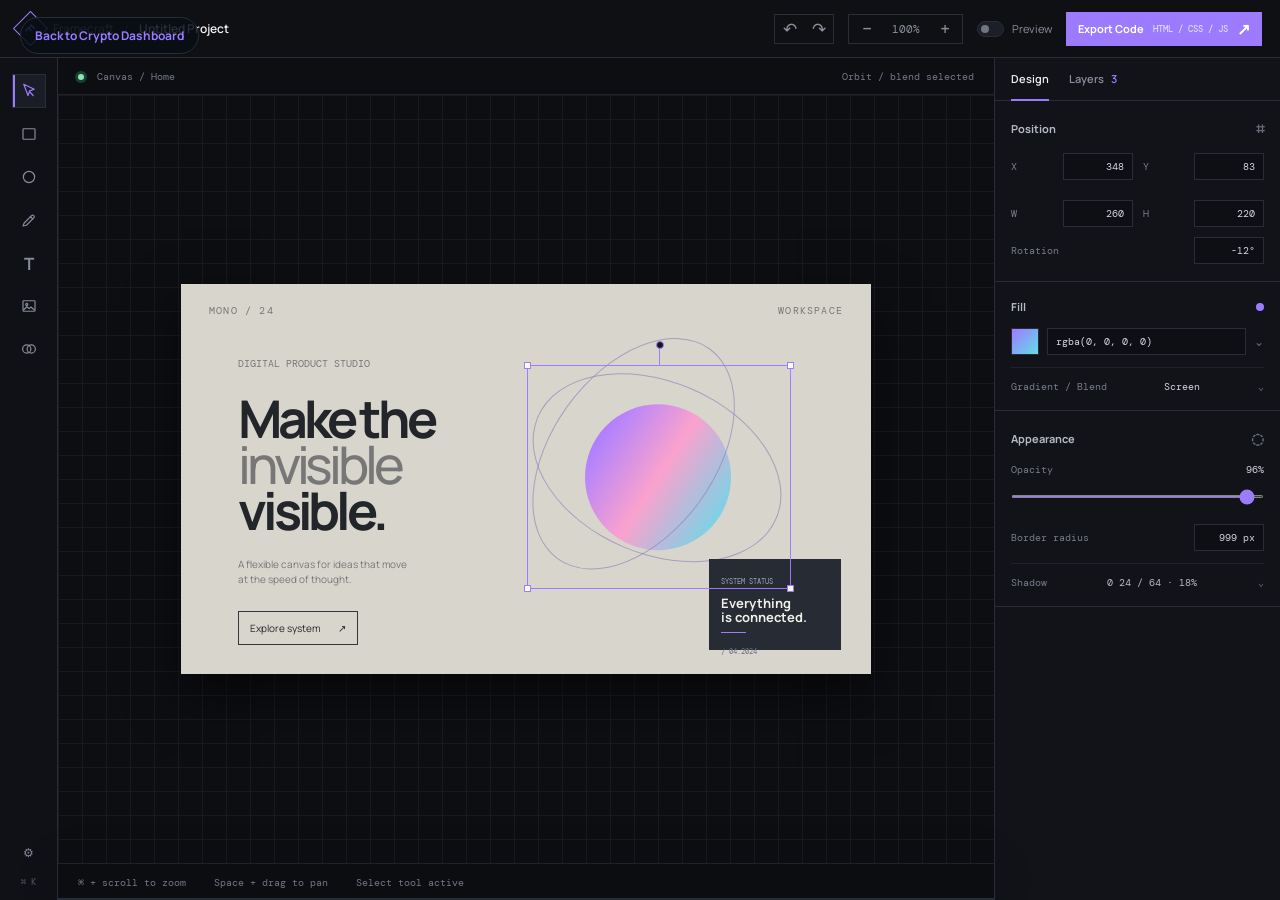
<file: studio/index.html>
<!DOCTYPE html>
<html lang="en">
<head>
  <meta charset="UTF-8">
  <meta name="viewport" content="width=device-width, initial-scale=1.0">
  <title>Framecraft — Vector Studio</title>
  <link rel="preconnect" href="https://fonts.googleapis.com">
  <link rel="preconnect" href="https://fonts.gstatic.com" crossorigin>
  <link href="https://fonts.googleapis.com/css2?family=DM+Mono:wght@400;500&family=Manrope:wght@500;600;700;800&display=swap" rel="stylesheet">
  <link rel="stylesheet" href="styles.css">
</head>
<body>
  <header class="topbar">
    <a class="dashboard-nav-link" href="../">Back to Crypto Dashboard</a>
    <div class="brand"><span class="brand-mark">F</span><span>Framecraft</span><span class="slash">/</span><strong>Untitled Project</strong></div>
    <div class="top-actions">
      <div class="history-actions"><button class="icon-btn" id="undoBtn" title="Undo" aria-label="Undo">↶</button><button class="icon-btn" id="redoBtn" title="Redo" aria-label="Redo">↷</button></div>
      <div class="zoom-control"><button class="icon-btn" id="zoomOut" aria-label="Zoom out">−</button><span id="zoomValue">100%</span><button class="icon-btn" id="zoomIn" aria-label="Zoom in">+</button></div>
      <label class="preview-toggle"><input id="previewToggle" type="checkbox"><span class="toggle-track"></span><span>Preview</span></label>
      <button class="export-btn" id="exportBtn"><span>Export Code</span><small>HTML / CSS / JS</small><span class="export-arrow">↗</span></button>
    </div>
  </header>

  <main class="studio">
    <aside class="toolbar" aria-label="Design tools">
      <div class="tool-group">
        <button class="tool active" data-tool="select" title="Select / Move" aria-label="Select / Move"><svg viewBox="0 0 24 24"><path d="m5 3 5.7 15 2.1-6.2L19 9.7 5 3Z"/><path d="m13 13 4.5 5"/></svg></button>
        <button class="tool" data-tool="rectangle" title="Rectangle" aria-label="Rectangle"><svg viewBox="0 0 24 24"><rect x="4" y="5" width="16" height="14" rx="1"/></svg></button>
        <button class="tool" data-tool="circle" title="Circle" aria-label="Circle"><svg viewBox="0 0 24 24"><circle cx="12" cy="12" r="7.5"/></svg></button>
        <button class="tool" data-tool="pen" title="Pen / Draw" aria-label="Pen / Draw"><svg viewBox="0 0 24 24"><path d="m4 20 4.6-1 9.8-9.8a2.1 2.1 0 0 0-3-3L5.6 16 4 20Z"/><path d="m13.7 7.3 3 3"/></svg></button>
        <button class="tool" data-tool="text" title="Text" aria-label="Text"><span class="text-icon">T</span></button>
        <button class="tool" data-tool="image" title="Insert image" aria-label="Insert image"><svg viewBox="0 0 24 24"><rect x="4" y="5" width="16" height="14" rx="1"/><circle cx="9" cy="10" r="1.4"/><path d="m5 17 4.2-4 3 2.5 2.2-2.1L19 17"/></svg></button>
        <button class="tool" data-tool="gradient" title="Gradient / Blend" aria-label="Gradient / Blend"><svg viewBox="0 0 24 24"><circle cx="9" cy="12" r="5.5"/><circle cx="15" cy="12" r="5.5"/></svg></button>
      </div>
      <div class="toolbar-bottom"><button class="tool" title="Settings" aria-label="Settings">⚙</button><span class="shortcut">⌘ K</span></div>
    </aside>

    <section class="canvas-wrap">
      <div class="canvas-meta"><span><i class="live-dot"></i> Canvas / Home</span><span id="selectionMeta">1 selected</span></div>
      <div class="canvas-stage" id="canvasStage">
        <div class="artboard" id="artboard">
          <div class="artboard-top"><span>MONO / 24</span><span>WORKSPACE</span></div>
          <div class="hero-art" data-layer="Hero statement"><p class="art-eyebrow">Digital product studio</p><h1>Make the<br><em>invisible</em><br>visible.</h1><p class="art-copy">A flexible canvas for ideas that move at the speed of thought.</p><button class="art-button">Explore system <span>↗</span></button></div>
          <div class="orbit-shape shape-selected" data-layer="Orbit / blend"><span class="orbit-core"></span><span class="orbit-ring ring-one"></span><span class="orbit-ring ring-two"></span></div>
          <div class="mini-card" data-layer="Signal card"><span class="mini-label">SYSTEM STATUS</span><strong>Everything<br>is connected.</strong><div class="mini-line"></div><span class="mini-footer">/ 04.2024</span></div>
          <div class="selection-box" id="selectionBox"><span class="handle tl"></span><span class="handle tr"></span><span class="handle bl"></span><span class="handle br"></span><span class="rotation-handle"></span></div>
        </div>
      </div>
      <div class="canvas-footer"><span>⌘ + scroll to zoom</span><span>Space + drag to pan</span><span id="toolStatus">Select tool active</span></div>
    </section>

    <aside class="inspector">
      <div class="inspector-tabs"><button class="inspector-tab active" data-tab="design">Design</button><button class="inspector-tab" data-tab="layers">Layers <span>3</span></button></div>
      <div class="inspector-content" id="designPanel">
        <div class="panel-section"><div class="section-title"><span>Position</span><span class="section-icon">⌗</span></div><div class="field-grid"><label>X<input value="428" data-prop="x"></label><label>Y<input value="188" data-prop="y"></label><label>W<input value="312" data-prop="w"></label><label>H<input value="312" data-prop="h"></label></div><label class="field-wide">Rotation <input value="-12°" data-prop="rotation"></label></div>
        <div class="panel-section"><div class="section-title"><span>Fill</span><span class="color-chip"></span></div><div class="fill-row"><button class="fill-swatch"></button><input value="#9C7BFF" data-prop="fill"><span class="chevron">⌄</span></div><div class="blend-row"><span>Gradient / Blend</span><strong>Screen</strong><span class="chevron">⌄</span></div></div>
        <div class="panel-section"><div class="section-title"><span>Appearance</span><span class="section-icon">◌</span></div><label class="slider-label"><span>Opacity</span><output id="opacityValue">96%</output></label><input class="range" type="range" value="96" id="opacityRange"><label class="field-wide">Border radius <input value="999 px"></label><div class="shadow-row"><span>Shadow</span><span class="shadow-value">0 24 / 64 · 18%</span><span class="chevron">⌄</span></div></div>
      </div>
      <div class="inspector-content hidden" id="layersPanel"><div class="layers-list"><button class="layer active" data-layer-select="Orbit / blend"><span class="layer-icon circle-layer"></span><span>Orbit / blend</span><span class="eye">◉</span></button><button class="layer" data-layer-select="Signal card"><span class="layer-icon card-layer"></span><span>Signal card</span><span class="eye">◉</span></button><button class="layer" data-layer-select="Hero statement"><span class="layer-icon text-layer">T</span><span>Hero statement</span><span class="eye">◉</span></button></div></div>
    </aside>
  </main>

  <section class="code-drawer" id="codeDrawer" aria-label="Exported code"><div class="drawer-header"><div><span class="eyebrow">Generated output</span><h2>Export your canvas</h2></div><button class="close-btn" id="closeDrawer" aria-label="Close code drawer">×</button></div><div class="code-tabs"><button class="code-tab active" data-code="html">index.html</button><button class="code-tab" data-code="css">styles.css</button><button class="code-tab" data-code="js">script.js</button><button class="copy-btn" id="copyCode">Copy code</button><button class="copy-btn" id="downloadCode">Download HTML</button></div><pre class="code-block" id="codeBlock"></pre></section>
  <script src="script.js"></script>
</body>
</html>
</file>
<file: studio/styles.css>
.canvas-shape{position:absolute;z-index:4;cursor:grab;border:1px solid rgba(255,255,255,.22);box-shadow:0 12px 28px rgba(0,0,0,.22);transition:box-shadow .16s,filter .16s}.canvas-shape:active{cursor:grabbing}.canvas-shape:hover{filter:brightness(1.08)}.canvas-shape.circle{border-radius:50%}.canvas-shape.rectangle{border-radius:8px}.canvas-shape.shape-selected{outline:1px solid var(--accent)}
:root{--bg:#0b0c10;--panel:#111318;--panel-hi:#171922;--line:#292d38;--line-soft:#20232c;--text:#f2f1f5;--muted:#8c909e;--accent:#9c7bff;--cyan:#72d9ec;--green:#8be5b4;--font:"Manrope",sans-serif;--mono:"DM Mono",monospace}*{box-sizing:border-box}html,body{margin:0;height:100%;overflow:hidden;background:var(--bg);color:var(--text);font-family:var(--font);font-size:12px}button,input{font:inherit}button{cursor:pointer}.topbar{height:58px;border-bottom:1px solid var(--line);background:#0f1014;display:flex;align-items:center;justify-content:space-between;padding:0 18px;gap:20px}.brand,.top-actions,.history-actions,.zoom-control,.preview-toggle,.canvas-meta,.canvas-footer,.inspector-tabs,.section-title,.fill-row,.blend-row,.shadow-row,.slider-label,.drawer-header,.code-tabs{display:flex;align-items:center}.brand{gap:10px;white-space:nowrap;color:var(--muted)}.brand strong{color:var(--text);font-weight:600}.brand-mark{display:grid;place-items:center;width:25px;height:25px;border:1px solid var(--accent);color:var(--accent);font-weight:800;transform:rotate(45deg);font-size:13px}.brand-mark::first-letter{transform:rotate(-45deg)}.slash{color:#4e5260}.top-actions{gap:14px}.history-actions,.zoom-control{border:1px solid var(--line);height:30px}.icon-btn{border:0;background:transparent;color:var(--muted);width:29px;height:28px;font-size:17px}.icon-btn:hover{color:var(--text);background:var(--panel-hi)}.zoom-control{gap:3px;padding:0 3px;color:var(--muted);font-family:var(--mono);font-size:11px}.zoom-control span{min-width:43px;text-align:center}.preview-toggle{gap:8px;color:var(--muted);font-size:11px}.preview-toggle input{display:none}.toggle-track{width:27px;height:16px;border:1px solid var(--line);border-radius:20px;background:#1c1f27;position:relative}.toggle-track::after{content:"";position:absolute;top:3px;left:3px;width:8px;height:8px;border-radius:50%;background:#707582;transition:.2s}.preview-toggle input:checked+.toggle-track{background:var(--accent);border-color:var(--accent)}.preview-toggle input:checked+.toggle-track::after{left:14px;background:#fff}.export-btn{height:34px;border:0;background:var(--accent);color:#fff;padding:0 12px;display:flex;align-items:center;gap:9px;font-size:11px;font-weight:700}.export-btn small{opacity:.68;font-family:var(--mono);font-size:9px;font-weight:500}.export-arrow{font-size:16px}.studio{height:calc(100vh - 58px);display:grid;grid-template-columns:58px minmax(0,1fr) 286px}.toolbar{background:#101116;border-right:1px solid var(--line);display:flex;flex-direction:column;align-items:center;justify-content:space-between;padding:16px 0 12px}.tool-group{display:flex;flex-direction:column;gap:9px}.tool{width:34px;height:34px;border:1px solid transparent;background:transparent;color:#878c9a;display:grid;place-items:center}.tool svg{width:18px;height:18px;fill:none;stroke:currentColor;stroke-width:1.6;stroke-linecap:round;stroke-linejoin:round}.tool:hover,.tool.active{color:var(--text);background:#1b1d26;border-color:var(--line)}.tool.active{color:var(--accent);box-shadow:inset 2px 0 var(--accent)}.text-icon{font-weight:700;font-size:17px}.toolbar-bottom{display:flex;flex-direction:column;align-items:center;gap:7px}.shortcut{font:9px var(--mono);color:#555966}.canvas-wrap{min-width:0;display:flex;flex-direction:column;background:#0d0e12}.canvas-meta,.canvas-footer{height:37px;justify-content:space-between;padding:0 20px;color:#747988;font:10px var(--mono);border-bottom:1px solid var(--line-soft)}.canvas-footer{border-top:1px solid var(--line-soft);border-bottom:0;justify-content:flex-start;gap:28px}.live-dot{display:inline-block;width:6px;height:6px;border-radius:50%;background:var(--green);margin-right:7px;box-shadow:0 0 0 3px #1c3e31}.canvas-stage{flex:1;overflow:auto;display:grid;place-items:center;padding:52px 42px;background-color:#0d0e12;background-image:linear-gradient(#181a20 1px,transparent 1px),linear-gradient(90deg,#181a20 1px,transparent 1px);background-size:24px 24px}.artboard{width:690px;height:390px;flex:none;position:relative;overflow:visible;background:#d8d5cd;color:#22252a;box-shadow:0 20px 50px #0009}.artboard-top{position:absolute;left:28px;right:28px;top:20px;display:flex;justify-content:space-between;font:10px var(--mono);letter-spacing:.12em;color:#777}.hero-art{position:absolute;left:57px;top:73px;width:250px}.art-eyebrow{font:10px var(--mono);text-transform:uppercase;color:#777;margin:0 0 26px}.hero-art h1{margin:0;font-size:52px;line-height:.88;letter-spacing:-.08em;font-weight:700}.hero-art em{font-weight:500;color:#777;font-style:normal}.art-copy{font-size:10px;line-height:1.5;color:#777;width:180px;margin:24px 0}.art-button{border:1px solid #35363a;background:transparent;padding:9px 11px;font-size:10px;color:#24262b}.art-button span{padding-left:16px}.orbit-shape{position:absolute;right:82px;top:83px;width:260px;height:220px;transform:rotate(-12deg)}.orbit-core{position:absolute;width:146px;height:146px;left:56px;top:37px;border-radius:50%;background:linear-gradient(135deg,#9c7bff 8%,#f4a4cc 50%,#64dce8 95%);filter:saturate(1.1)}.orbit-ring{position:absolute;border:1px solid #8f83b8aa;border-radius:50%;transform:rotate(35deg)}.ring-one{inset:14px 0 33px}.ring-two{inset:0 20px 56px -20px;transform:rotate(-42deg)}.selection-box{position:absolute;right:72px;top:72px;width:280px;height:243px;border:1px solid var(--accent);pointer-events:none}.handle{position:absolute;width:7px;height:7px;background:#fff;border:1px solid var(--accent)}.tl{left:-4px;top:-4px}.tr{right:-4px;top:-4px}.bl{left:-4px;bottom:-4px}.br{right:-4px;bottom:-4px}.rotation-handle{position:absolute;width:1px;height:20px;background:var(--accent);top:-21px;left:50%}.rotation-handle::after{content:"";position:absolute;width:6px;height:6px;border:1px solid var(--accent);border-radius:50%;top:-4px;left:-3px;background:#0d0e12}.mini-card{position:absolute;right:30px;bottom:24px;width:132px;height:91px;background:#262b34;color:#f0efe8;padding:12px}.mini-label,.mini-footer{font:7px var(--mono);color:#a1a5ae}.mini-card strong{display:block;font-size:13px;line-height:1.05;margin-top:9px}.mini-line{width:25px;border-top:1px solid var(--accent);margin:8px 0}.mini-footer{color:#666d7b}.inspector{background:#111318;border-left:1px solid var(--line);min-width:0}.inspector-tabs{height:43px;border-bottom:1px solid var(--line);gap:20px;padding:0 16px}.inspector-tab{height:43px;padding:0;border:0;border-bottom:2px solid transparent;background:transparent;color:var(--muted);font-weight:600;font-size:11px}.inspector-tab.active{color:var(--text);border-color:var(--accent)}.inspector-tab span{color:var(--accent);margin-left:5px}.inspector-content{display:block}.inspector-content.hidden{display:none}.panel-section{padding:17px 16px;border-bottom:1px solid var(--line)}.section-title{justify-content:space-between;color:#b6bac5;font-size:11px;font-weight:700;margin-bottom:14px}.section-icon{color:#666c7b;font-size:15px}.field-grid{display:grid;grid-template-columns:1fr 1fr;gap:10px}.field-grid label,.field-wide{display:flex;align-items:center;justify-content:space-between;color:#777d8b;font:10px var(--mono);margin-bottom:10px}.field-grid label:nth-last-child(-n+2){margin-bottom:0}.field-grid input,.field-wide input,.fill-row input{width:70px;height:27px;border:1px solid var(--line);background:#0d0f14;color:#d6d8e0;padding:0 8px;text-align:right;outline:none;font:10px var(--mono)}.field-grid input:focus,.field-wide input:focus,.fill-row input:focus{border-color:var(--accent)}.field-wide{margin-top:10px;margin-bottom:0}.fill-row{gap:8px}.fill-swatch{width:28px;height:27px;border:1px solid var(--line);background:linear-gradient(135deg,#9c7bff,#64dce8);padding:0}.fill-row input{flex:1;text-align:left}.chevron{color:#686e7c;margin-left:auto}.color-chip{width:8px;height:8px;border-radius:50%;background:var(--accent)}.blend-row,.shadow-row{margin-top:12px;padding-top:12px;border-top:1px solid var(--line-soft);color:#777d8b;font:10px var(--mono)}.blend-row strong{color:#d2d4dd;margin-left:auto;font-weight:400}.slider-label{justify-content:space-between;color:#777d8b;font:10px var(--mono);margin-bottom:9px}.slider-label output{color:#d2d4dd}.range{width:100%;accent-color:var(--accent);height:3px;margin:0 0 16px}.shadow-value{margin-left:auto;color:#b7bac5}.layers-list{padding:10px}.layer{display:flex;align-items:center;gap:10px;width:100%;height:36px;border:0;background:transparent;color:#afb3bf;text-align:left;font-size:11px;padding:0 8px}.layer:hover,.layer.active{background:#1c1f29;color:var(--text)}.layer.active{box-shadow:inset 2px 0 var(--accent)}.layer-icon{width:17px;height:17px;border:1px solid #737988;display:grid;place-items:center;color:#aab0bd;font:10px var(--mono)}.circle-layer{border-radius:50%;background:linear-gradient(135deg,#9c7bff,#64dce8)}.card-layer{background:#343945}.text-layer{font-weight:700}.eye{margin-left:auto;color:#646a78}.code-drawer{position:fixed;left:58px;right:286px;bottom:0;z-index:5;height:0;overflow:hidden;background:#111318;border:1px solid var(--line);transition:height .3s ease;box-shadow:0 -20px 50px #0008}.code-drawer.open{height:320px}.drawer-header{height:70px;justify-content:space-between;padding:0 24px}.eyebrow{color:var(--accent);font:9px var(--mono);text-transform:uppercase;letter-spacing:.16em}.drawer-header h2{margin:4px 0 0;font-size:18px}.close-btn{border:0;background:transparent;color:var(--muted);font-size:24px}.code-tabs{height:42px;border-top:1px solid var(--line);border-bottom:1px solid var(--line);gap:4px;padding:0 20px}.code-tab{height:42px;padding:0 12px;border:0;border-bottom:2px solid transparent;background:transparent;color:var(--muted);font:10px var(--mono)}.code-tab.active{color:var(--text);border-color:var(--accent)}.copy-btn{margin-left:auto;border:1px solid var(--line);background:transparent;color:#b2b6c3;padding:5px 10px;font:10px var(--mono)}.code-block{height:208px;overflow:auto;margin:0;padding:16px 24px;color:#c8c9d5;font:11px/1.7 var(--mono);white-space:pre}.code-block .tag{color:#c895ff}.code-block .attr{color:#72d9ec}.code-block .value{color:#8be5b4}@media(max-width:900px){.studio{grid-template-columns:52px minmax(0,1fr)}.inspector{display:none}.code-drawer{left:52px;right:0}.artboard{transform:scale(.85);transform-origin:center}.top-actions{gap:5px}.brand .slash,.brand strong{display:none}}@media(max-width:620px){.topbar{padding:0 10px}.preview-toggle,.history-actions{display:none}.export-btn small{display:none}.canvas-stage{padding:20px 8px}.artboard{transform:scale(.65)}.canvas-footer span:nth-child(2){display:none}}

.dashboard-nav-link,.studio-nav-link{position:fixed;top:17px;left:20px;z-index:20;font-family:Manrope, sans-serif;font-size:12px;background:rgba(8,14,22,.86);display:inline-flex;align-items:center;gap:8px;color:var(--accent);font-weight:700;text-decoration:none;border:1px solid var(--line);border-radius:999px;padding:9px 14px;transition:background .2s,color .2s,transform .2s}.dashboard-nav-link:hover,.studio-nav-link:hover{background:var(--accent);color:var(--bg);transform:translateY(-1px)}
@media (max-width:900px){.dashboard-nav-link{top:76px;left:16px}.topbar{padding-top:58px}}
</file>
